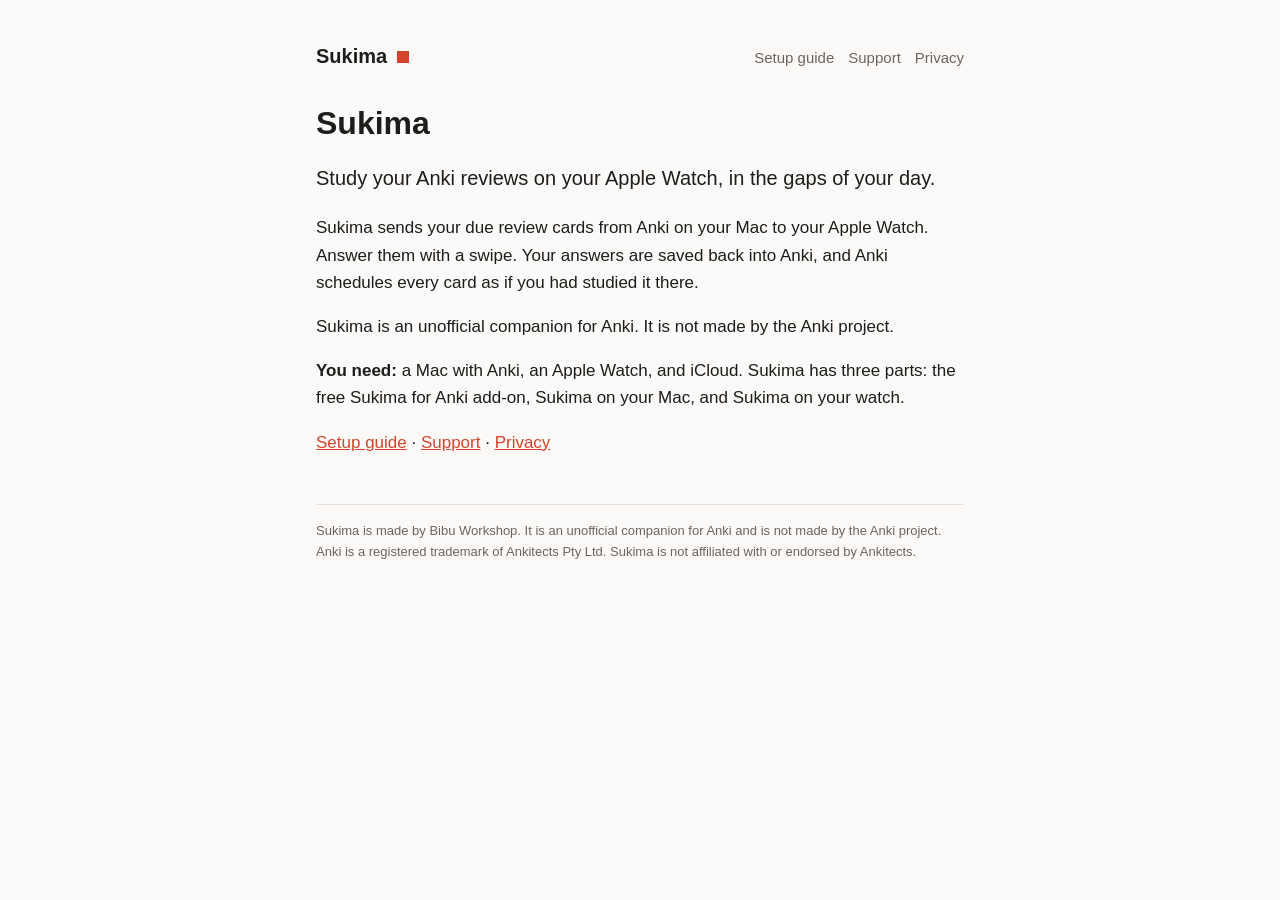
<file: index.html>
<!doctype html>
<html lang="en">
<head>
<meta charset="utf-8">
<meta name="viewport" content="width=device-width, initial-scale=1">
<title>Sukima</title>
<link rel="stylesheet" href="style.css">
</head>
<body>
<main>
<header><a class="brand" href="./">Sukima</a><span class="mark" aria-hidden="true"></span><nav><a href="help/">Setup guide</a><a href="support/">Support</a><a href="privacy/">Privacy</a></nav></header>
<h1>Sukima</h1>
<p class="lead">Study your Anki reviews on your Apple Watch, in the gaps of your day.</p>
<p>Sukima sends your due review cards from Anki on your Mac to your Apple Watch. Answer them with a swipe. Your answers are saved back into Anki, and Anki schedules every card as if you had studied it there.</p>
<p>Sukima is an unofficial companion for Anki. It is not made by the Anki project.</p>
<p><strong>You need:</strong> a Mac with Anki, an Apple Watch, and iCloud. Sukima has three parts: the free Sukima for Anki add-on, Sukima on your Mac, and Sukima on your watch.</p>
<p><a href="help/">Setup guide</a> · <a href="support/">Support</a> · <a href="privacy/">Privacy</a></p>
<footer>Sukima is made by Bibu Workshop. It is an unofficial companion for Anki and is not made by the Anki project.<br>Anki is a registered trademark of Ankitects Pty Ltd. Sukima is not affiliated with or endorsed by Ankitects.</footer>
</main>
</body>
</html>
</file>
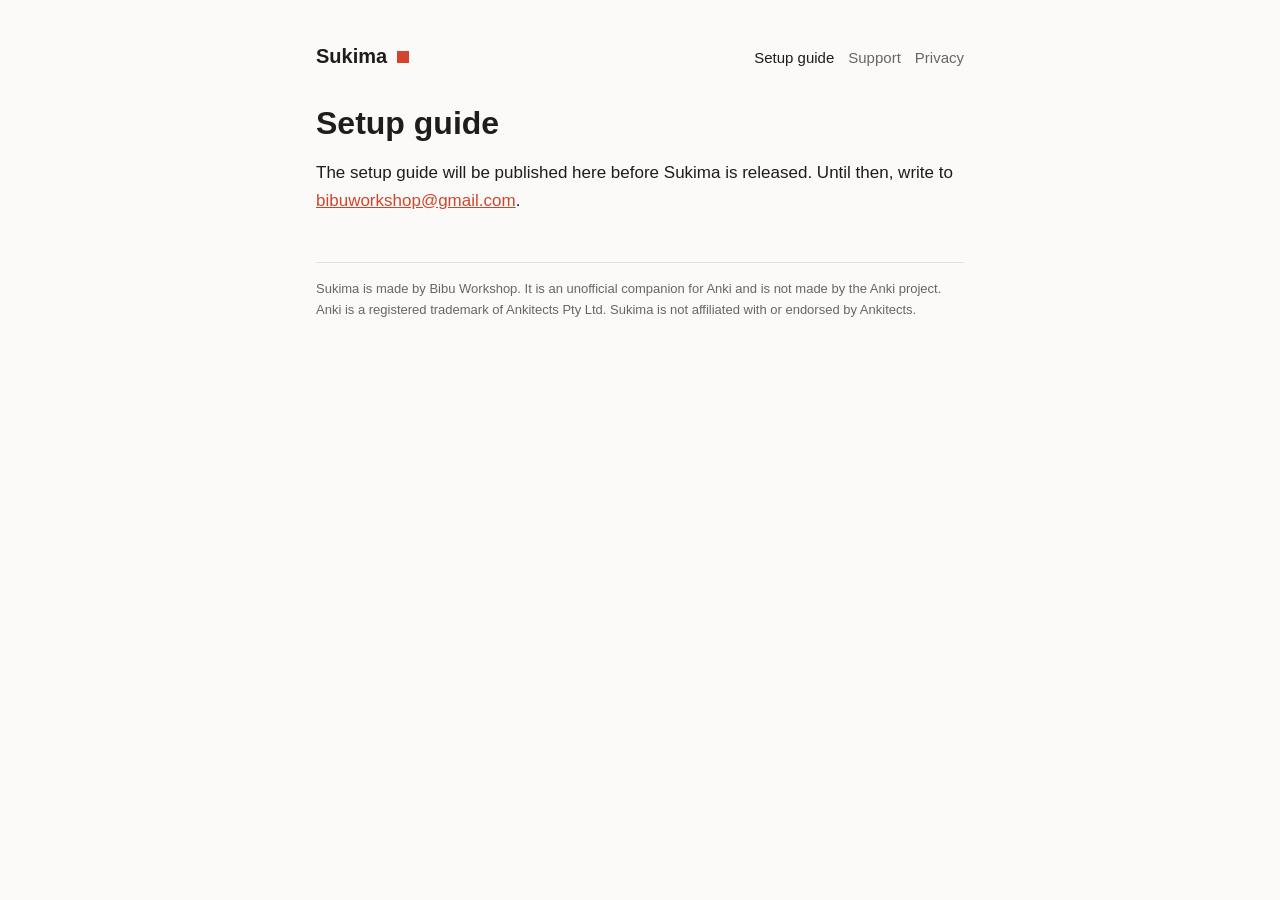
<file: help/index.html>
<!doctype html>
<html lang="en">
<head>
<meta charset="utf-8">
<meta name="viewport" content="width=device-width, initial-scale=1">
<title>Sukima setup guide</title>
<link rel="stylesheet" href="../style.css">
</head>
<body>
<main>
<header><a class="brand" href="../">Sukima</a><span class="mark" aria-hidden="true"></span><nav><a href="../help/" aria-current="page">Setup guide</a><a href="../support/">Support</a><a href="../privacy/">Privacy</a></nav></header>
<h1>Setup guide</h1>
<p>The setup guide will be published here before Sukima is released. Until then, write to <a href="mailto:bibuworkshop@gmail.com">bibuworkshop@gmail.com</a>.</p>
<footer>Sukima is made by Bibu Workshop. It is an unofficial companion for Anki and is not made by the Anki project.<br>Anki is a registered trademark of Ankitects Pty Ltd. Sukima is not affiliated with or endorsed by Ankitects.</footer>
</main>
</body>
</html>
</file>
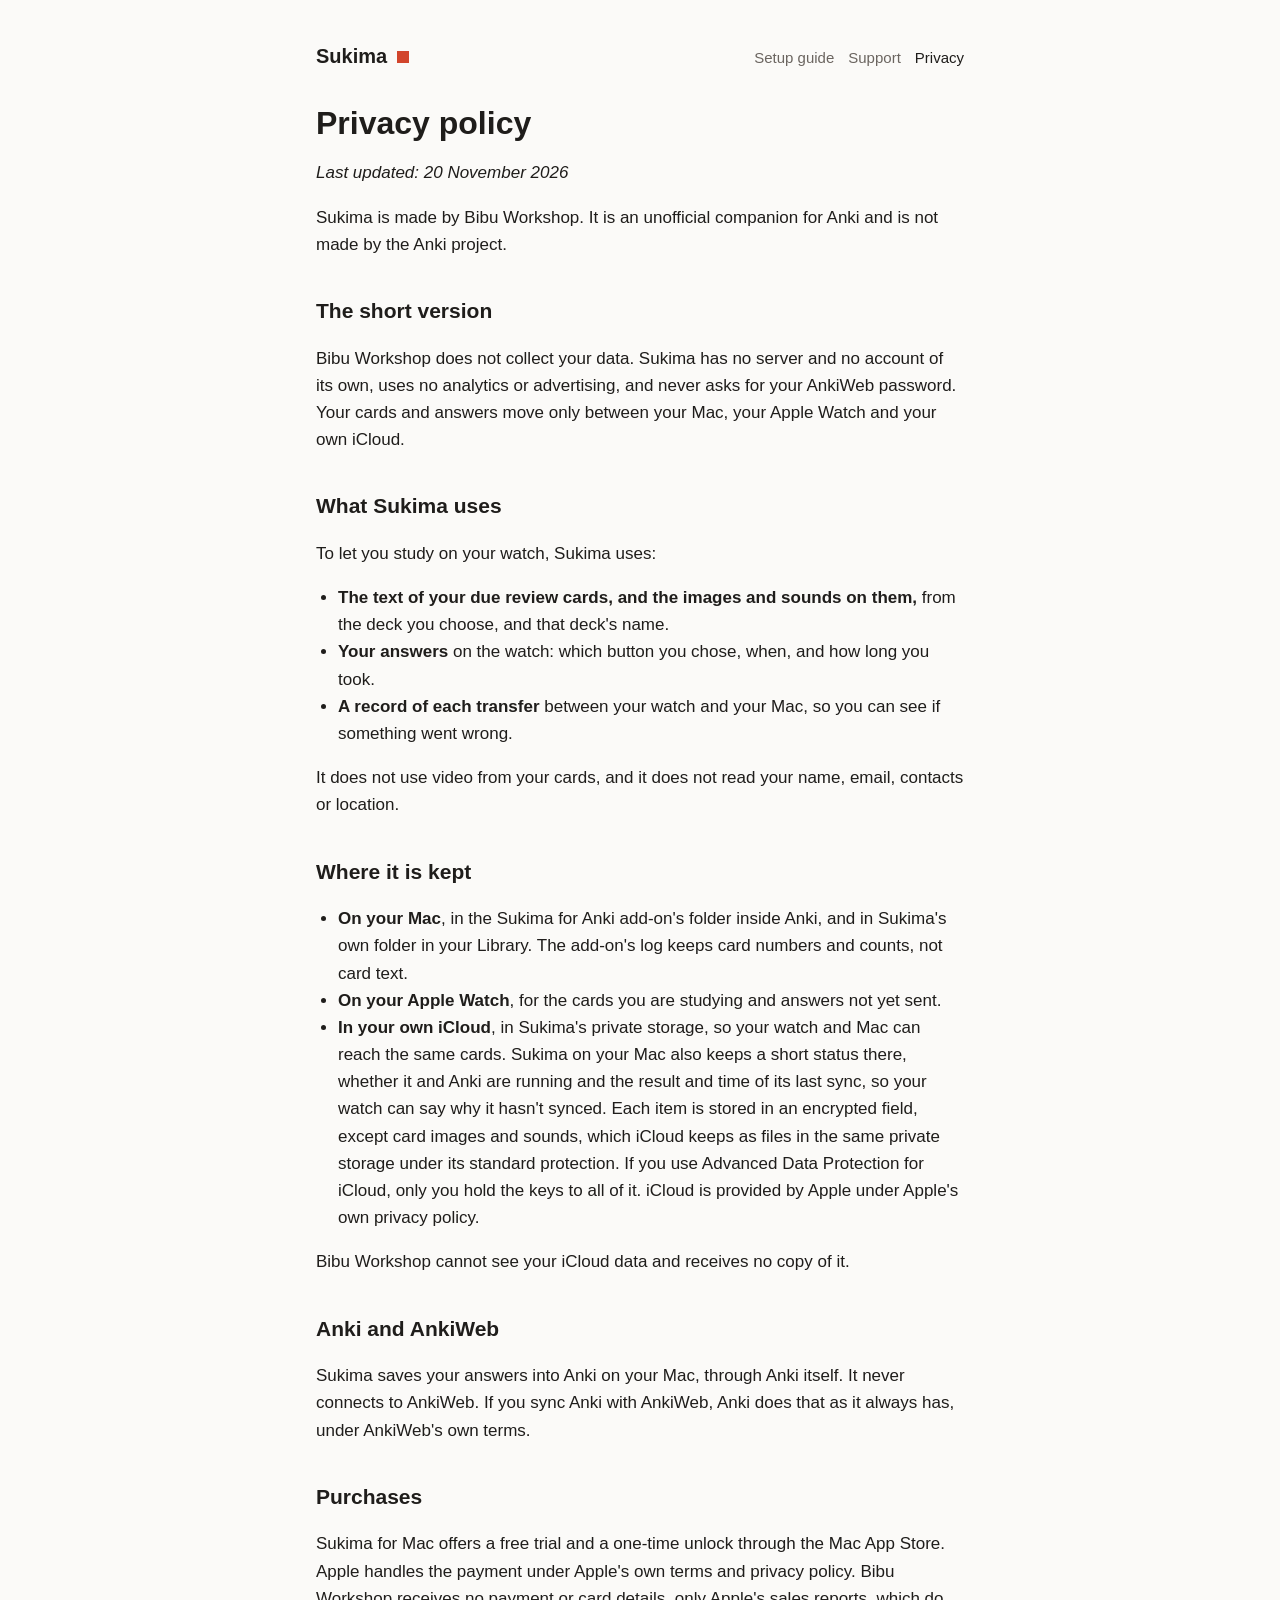
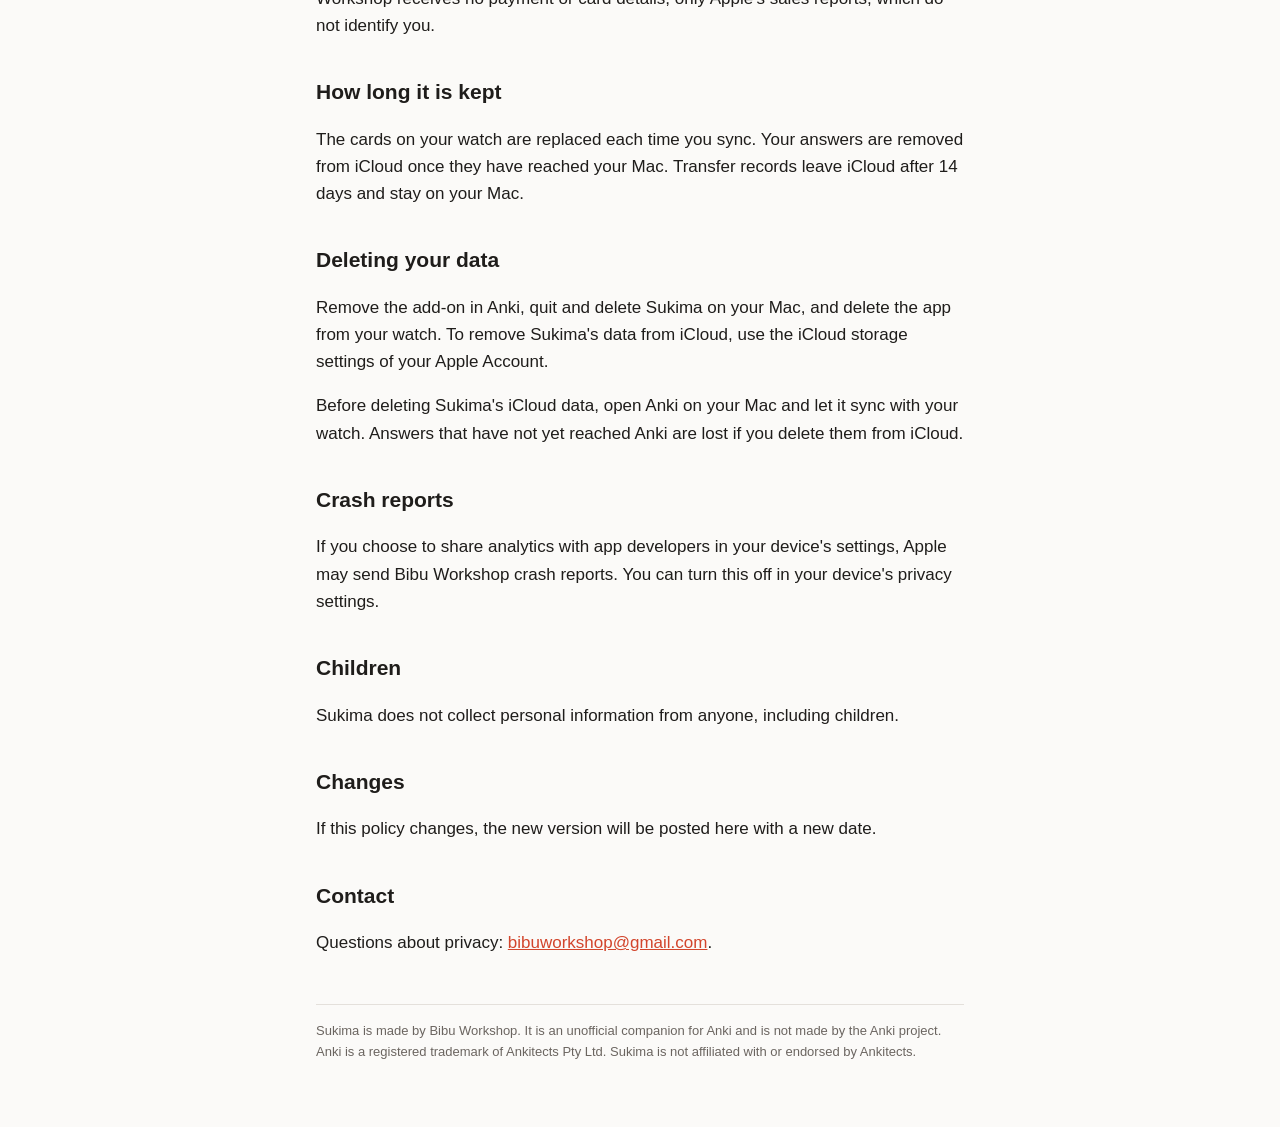
<file: privacy/index.html>
<!doctype html>
<html lang="en">
<head>
<meta charset="utf-8">
<meta name="viewport" content="width=device-width, initial-scale=1">
<title>Sukima privacy policy</title>
<link rel="stylesheet" href="../style.css">
</head>
<body>
<main>
<header><a class="brand" href="../">Sukima</a><span class="mark" aria-hidden="true"></span><nav><a href="../help/">Setup guide</a><a href="../support/">Support</a><a href="../privacy/" aria-current="page">Privacy</a></nav></header>
<h1>Privacy policy</h1>
<p><em>Last updated: 20 November 2026</em></p>
<p>Sukima is made by Bibu Workshop. It is an unofficial companion for Anki and is not made by the Anki project.</p>
<h2>The short version</h2>
<p>Bibu Workshop does not collect your data. Sukima has no server and no account of its own, uses no analytics or advertising, and never asks for your AnkiWeb password. Your cards and answers move only between your Mac, your Apple Watch and your own iCloud.</p>
<h2>What Sukima uses</h2>
<p>To let you study on your watch, Sukima uses:</p>
<ul>
<li><strong>The text of your due review cards, and the images and sounds on them,</strong> from the deck you choose, and that deck's name.</li>
<li><strong>Your answers</strong> on the watch: which button you chose, when, and how long you took.</li>
<li><strong>A record of each transfer</strong> between your watch and your Mac, so you can see if something went wrong.</li>
</ul>
<p>It does not use video from your cards, and it does not read your name, email, contacts or location.</p>
<h2>Where it is kept</h2>
<ul>
<li><strong>On your Mac</strong>, in the Sukima for Anki add-on's folder inside Anki, and in Sukima's own folder in your Library. The add-on's log keeps card numbers and counts, not card text.</li>
<li><strong>On your Apple Watch</strong>, for the cards you are studying and answers not yet sent.</li>
<li><strong>In your own iCloud</strong>, in Sukima's private storage, so your watch and Mac can reach the same cards. Sukima on your Mac also keeps a short status there, whether it and Anki are running and the result and time of its last sync, so your watch can say why it hasn't synced. Each item is stored in an encrypted field, except card images and sounds, which iCloud keeps as files in the same private storage under its standard protection. If you use Advanced Data Protection for iCloud, only you hold the keys to all of it. iCloud is provided by Apple under Apple's own privacy policy.</li>
</ul>
<p>Bibu Workshop cannot see your iCloud data and receives no copy of it.</p>
<h2>Anki and AnkiWeb</h2>
<p>Sukima saves your answers into Anki on your Mac, through Anki itself. It never connects to AnkiWeb. If you sync Anki with AnkiWeb, Anki does that as it always has, under AnkiWeb's own terms.</p>
<h2>Purchases</h2>
<p>Sukima for Mac offers a free trial and a one-time unlock through the Mac App Store. Apple handles the payment under Apple's own terms and privacy policy. Bibu Workshop receives no payment or card details, only Apple's sales reports, which do not identify you.</p>
<h2>How long it is kept</h2>
<p>The cards on your watch are replaced each time you sync. Your answers are removed from iCloud once they have reached your Mac. Transfer records leave iCloud after 14 days and stay on your Mac.</p>
<h2>Deleting your data</h2>
<p>Remove the add-on in Anki, quit and delete Sukima on your Mac, and delete the app from your watch. To remove Sukima's data from iCloud, use the iCloud storage settings of your Apple Account.</p>
<p>Before deleting Sukima's iCloud data, open Anki on your Mac and let it sync with your watch. Answers that have not yet reached Anki are lost if you delete them from iCloud.</p>
<h2>Crash reports</h2>
<p>If you choose to share analytics with app developers in your device's settings, Apple may send Bibu Workshop crash reports. You can turn this off in your device's privacy settings.</p>
<h2>Children</h2>
<p>Sukima does not collect personal information from anyone, including children.</p>
<h2>Changes</h2>
<p>If this policy changes, the new version will be posted here with a new date.</p>
<h2>Contact</h2>
<p>Questions about privacy: <a href="mailto:bibuworkshop@gmail.com">bibuworkshop@gmail.com</a>.</p>
<footer>Sukima is made by Bibu Workshop. It is an unofficial companion for Anki and is not made by the Anki project.<br>Anki is a registered trademark of Ankitects Pty Ltd. Sukima is not affiliated with or endorsed by Ankitects.</footer>
</main>
</body>
</html>
</file>
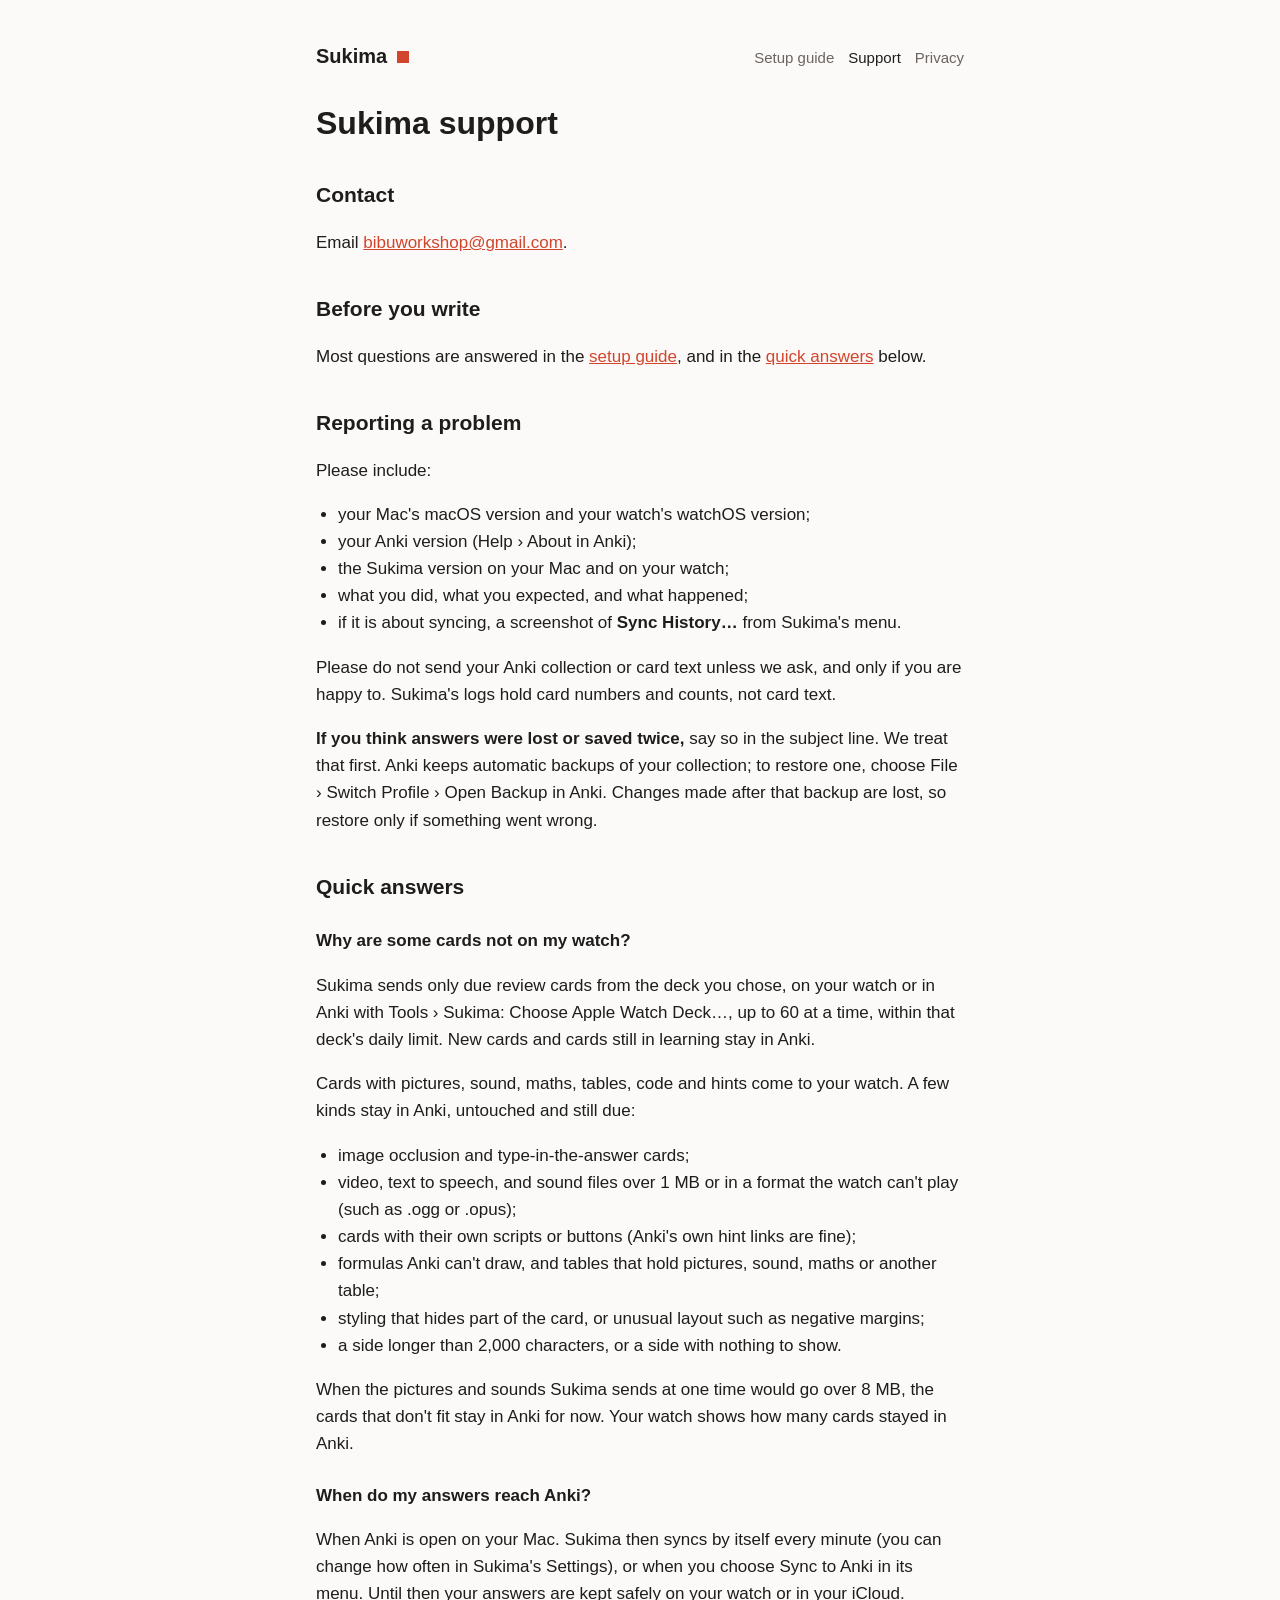
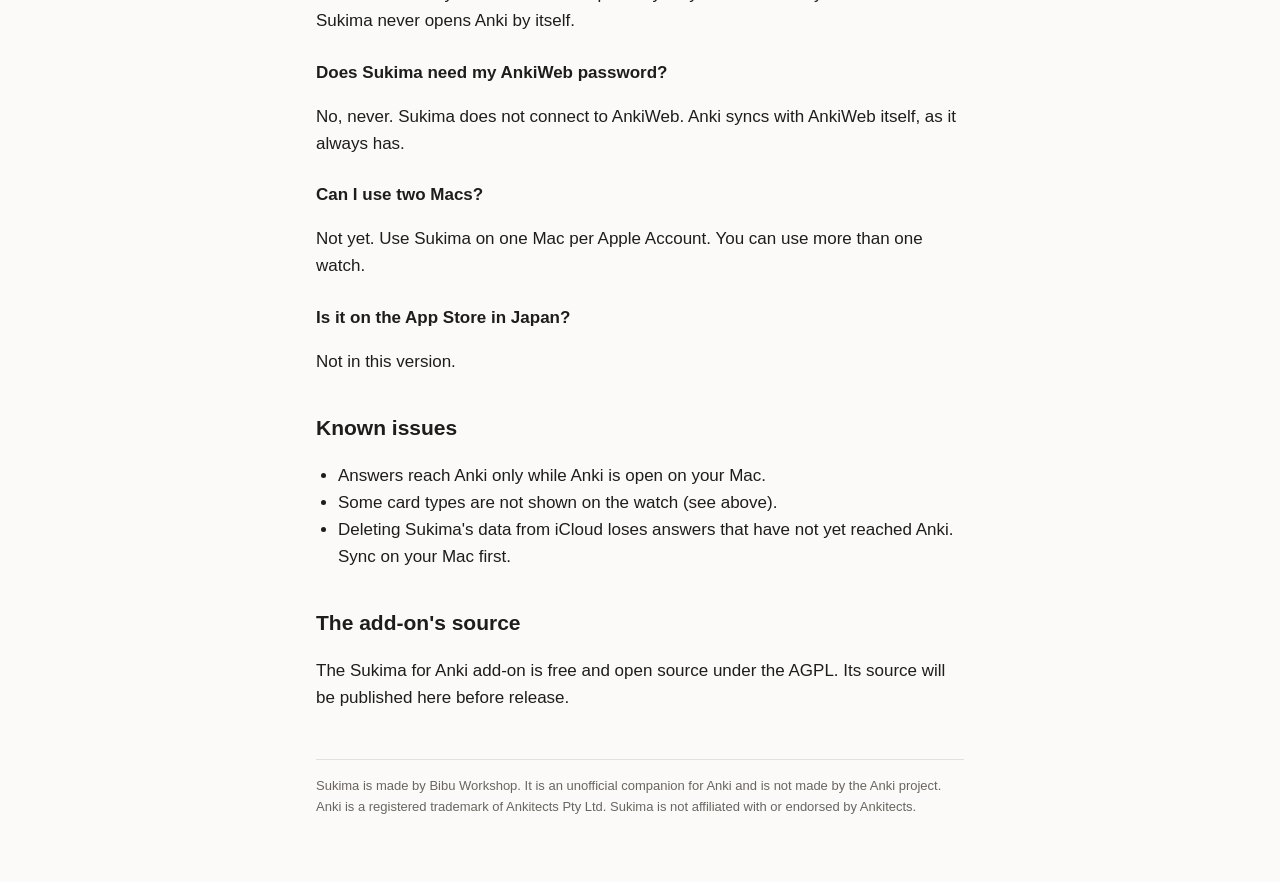
<file: support/index.html>
<!doctype html>
<html lang="en">
<head>
<meta charset="utf-8">
<meta name="viewport" content="width=device-width, initial-scale=1">
<title>Sukima support</title>
<link rel="stylesheet" href="../style.css">
</head>
<body>
<main>
<header><a class="brand" href="../">Sukima</a><span class="mark" aria-hidden="true"></span><nav><a href="../help/">Setup guide</a><a href="../support/" aria-current="page">Support</a><a href="../privacy/">Privacy</a></nav></header>
<h1>Sukima support</h1>
<h2>Contact</h2>
<p>Email <a href="mailto:bibuworkshop@gmail.com">bibuworkshop@gmail.com</a>.</p>
<h2>Before you write</h2>
<p>Most questions are answered in the <a href="../help/">setup guide</a>, and in the <a href="#quick-answers">quick answers</a> below.</p>
<h2>Reporting a problem</h2>
<p>Please include:</p>
<ul>
<li>your Mac's macOS version and your watch's watchOS version;</li>
<li>your Anki version (Help › About in Anki);</li>
<li>the Sukima version on your Mac and on your watch;</li>
<li>what you did, what you expected, and what happened;</li>
<li>if it is about syncing, a screenshot of <strong>Sync History…</strong> from Sukima's menu.</li>
</ul>
<p>Please do not send your Anki collection or card text unless we ask, and only if you are happy to. Sukima's logs hold card numbers and counts, not card text.</p>
<p><strong>If you think answers were lost or saved twice,</strong> say so in the subject line. We treat that first. Anki keeps automatic backups of your collection; to restore one, choose File › Switch Profile › Open Backup in Anki. Changes made after that backup are lost, so restore only if something went wrong.</p>
<h2 id="quick-answers">Quick answers</h2>
<h3 id="why-some-cards-are-not-on-my-watch">Why are some cards not on my watch?</h3>
<p>Sukima sends only due review cards from the deck you chose, on your watch or in Anki with Tools › Sukima: Choose Apple Watch Deck…, up to 60 at a time, within that deck's daily limit. New cards and cards still in learning stay in Anki.</p>
<p>Cards with pictures, sound, maths, tables, code and hints come to your watch. A few kinds stay in Anki, untouched and still due:</p>
<ul>
<li>image occlusion and type-in-the-answer cards;</li>
<li>video, text to speech, and sound files over 1 MB or in a format the watch can't play (such as .ogg or .opus);</li>
<li>cards with their own scripts or buttons (Anki's own hint links are fine);</li>
<li>formulas Anki can't draw, and tables that hold pictures, sound, maths or another table;</li>
<li>styling that hides part of the card, or unusual layout such as negative margins;</li>
<li>a side longer than 2,000 characters, or a side with nothing to show.</li>
</ul>
<p>When the pictures and sounds Sukima sends at one time would go over 8 MB, the cards that don't fit stay in Anki for now. Your watch shows how many cards stayed in Anki.</p>
<h3>When do my answers reach Anki?</h3>
<p>When Anki is open on your Mac. Sukima then syncs by itself every minute (you can change how often in Sukima's Settings), or when you choose Sync to Anki in its menu. Until then your answers are kept safely on your watch or in your iCloud. Sukima never opens Anki by itself.</p>
<h3>Does Sukima need my AnkiWeb password?</h3>
<p>No, never. Sukima does not connect to AnkiWeb. Anki syncs with AnkiWeb itself, as it always has.</p>
<h3>Can I use two Macs?</h3>
<p>Not yet. Use Sukima on one Mac per Apple Account. You can use more than one watch.</p>
<h3>Is it on the App Store in Japan?</h3>
<p>Not in this version.</p>
<h2>Known issues</h2>
<ul>
<li>Answers reach Anki only while Anki is open on your Mac.</li>
<li>Some card types are not shown on the watch (see above).</li>
<li>Deleting Sukima's data from iCloud loses answers that have not yet reached Anki. Sync on your Mac first.</li>
</ul>
<h2>The add-on's source</h2>
<p>The Sukima for Anki add-on is free and open source under the AGPL. Its source will be published here before release.</p>
<footer>Sukima is made by Bibu Workshop. It is an unofficial companion for Anki and is not made by the Anki project.<br>Anki is a registered trademark of Ankitects Pty Ltd. Sukima is not affiliated with or endorsed by Ankitects.</footer>
</main>
</body>
</html>
</file>
<file: style.css>
:root{--bg:#fbfaf8;--fg:#1f1d1b;--muted:#6b6560;--rule:#e4e0db;--accent:#d2452c}
@media (prefers-color-scheme:dark){:root{--bg:#141312;--fg:#efebe6;--muted:#a39d96;--rule:#34312e;--accent:#e8664d}}
*{box-sizing:border-box}
body{margin:0;background:var(--bg);color:var(--fg);font:17px/1.6 -apple-system,BlinkMacSystemFont,"Helvetica Neue",Helvetica,Arial,sans-serif}
main{max-width:680px;margin:0 auto;padding:40px 16px 64px}
header{display:flex;align-items:baseline;gap:10px;margin-bottom:32px}
.mark{display:inline-block;width:12px;height:12px;background:var(--accent)}
.brand{font-weight:700;font-size:20px;color:var(--fg);text-decoration:none}
nav{margin-left:auto;font-size:15px}
nav a{color:var(--muted);text-decoration:none;margin-left:14px}
nav a:hover,nav a[aria-current]{color:var(--fg)}
h1{font-size:32px;line-height:1.2;margin:0 0 16px}
h2{font-size:21px;margin:36px 0 8px}
h3{font-size:17px;margin:24px 0 4px}
a{color:var(--accent)}
.lead{font-size:20px}
footer{margin-top:48px;padding-top:16px;border-top:1px solid var(--rule);font-size:13px;color:var(--muted)}
ul{padding-left:22px}
</file>
